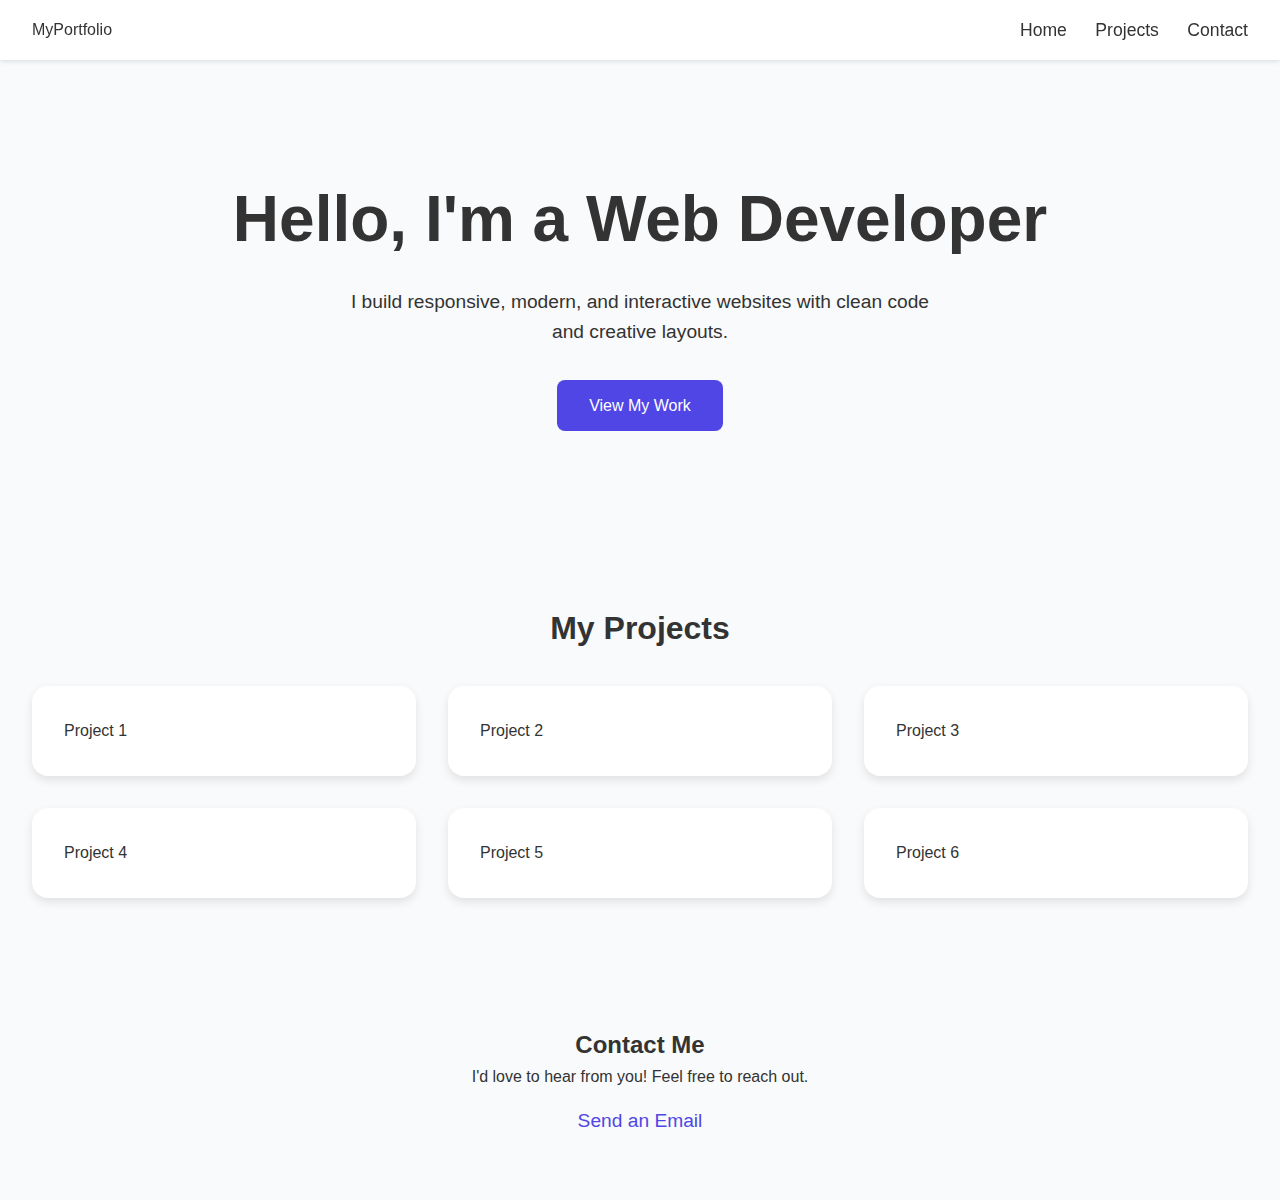
<file: LAB3.html>
<!DOCTYPE html>
<html lang="en">
<head>
  <meta charset="UTF-8" />
  <meta name="viewport" content="width=device-width, initial-scale=1.0" />
  <title>Responsive Portfolio</title>
  <style>
    :root {
      --primary-color: #4f46e5;
      --secondary-color: #6366f1;
      --text-color: #333;
      --bg-color: #f9fafb;
    }

    * {
      margin: 0;
      padding: 0;
      box-sizing: border-box;
    }

    body {
      font-family: Arial, sans-serif;
      color: var(--text-color);
      background: var(--bg-color);
      line-height: 1.6;
    }

    
    nav {
      display: flex;
      justify-content: space-between;
      align-items: center;
      padding: 1rem 2rem;
      background: white;
      position: sticky;
      top: 0;
      z-index: 1000;
      box-shadow: 0 2px 4px rgba(0,0,0,0.1);
    }

    nav a {
      margin-left: 1.5rem;
      text-decoration: none;
      color: var(--text-color);
      font-size: 1rem;
      transition: color 0.3s ease;
    }

    nav a:hover {
      color: var(--primary-color);
    }

    
    .hero {
      display: flex;
      flex-direction: column;
      justify-content: center;
      align-items: center;
      text-align: center;
      padding: 10vh 2rem;
      animation: fadeIn 1.2s ease-in-out;
    }

    .hero h1 {
      font-size: 2.5rem;
      margin-bottom: 1rem;
    }

    .hero p {
      max-width: 600px;
      font-size: 1.2rem;
      margin-bottom: 2rem;
    }

    .btn {
      padding: 0.8rem 2rem;
      background: var(--primary-color);
      color: #fff;
      border-radius: 0.5rem;
      text-decoration: none;
      font-size: 1rem;
      transition: transform 0.3s ease, background 0.3s ease;
    }

    .btn:hover {
      background: var(--secondary-color);
      transform: scale(1.05);
    }

    
    .projects {
      padding: 4rem 2rem;
    }
    
    .projects h2 {
      text-align: center;
      font-size: 2rem;
      margin-bottom: 2rem;
    }

    .grid {
      display: grid;
      grid-template-columns: 1fr;
      gap: 2rem;
    }

    .project-card {
      background: white;
      padding: 2rem;
      border-radius: 1rem;
      box-shadow: 0 4px 10px rgba(0,0,0,0.1);
      transition: transform 0.3s ease;
    }

    .project-card:hover {
      transform: translateY(-5px);
    }

    
    .contact {
      padding: 4rem 2rem;
      text-align: center;
    }

    .contact a {
      display: inline-block;
      margin-top: 1rem;
      font-size: 1.2rem;
      color: var(--primary-color);
      text-decoration: none;
      transition: opacity 0.3s ease;
    }

    .contact a:hover {
      opacity: 0.7;
    }

    
    @keyframes fadeIn {
      from { opacity: 0; transform: translateY(20px); }
      to { opacity: 1; transform: translateY(0); }
    }

    
    @media (min-width: 600px) {
      .hero h1 { font-size: 3rem; }
      .grid { grid-template-columns: repeat(2, 1fr); }
    }

    @media (min-width: 900px) {
      nav a { font-size: 1.1rem; }
      .hero { padding: 12vh 2rem; }
      .hero h1 { font-size: 4rem; }
      .grid { grid-template-columns: repeat(3, 1fr); }
    }
  </style>
</head>
<body>
  <nav>
    <div class="logo">MyPortfolio</div>
    <div class="links">
      <a href="#hero">Home</a>
      <a href="#projects">Projects</a>
      <a href="#contact">Contact</a>
    </div>
  </nav>

  <section id="hero" class="hero">
    <h1>Hello, I'm a Web Developer</h1>
    <p>I build responsive, modern, and interactive websites with clean code and creative layouts.</p>
    <a href="#projects" class="btn">View My Work</a>
  </section>

  <section id="projects" class="projects">
    <h2>My Projects</h2>
    <div class="grid">
      <div class="project-card">Project 1</div>
      <div class="project-card">Project 2</div>
      <div class="project-card">Project 3</div>
      <div class="project-card">Project 4</div>
      <div class="project-card">Project 5</div>
      <div class="project-card">Project 6</div>
    </div>
  </section>

  <section id="contact" class="contact">
    <h2>Contact Me</h2>
    <p>I'd love to hear from you! Feel free to reach out.</p>
    <a href="mailto:example@email.com">Send an Email</a>
  </section>
</body>
</html>
</file>
